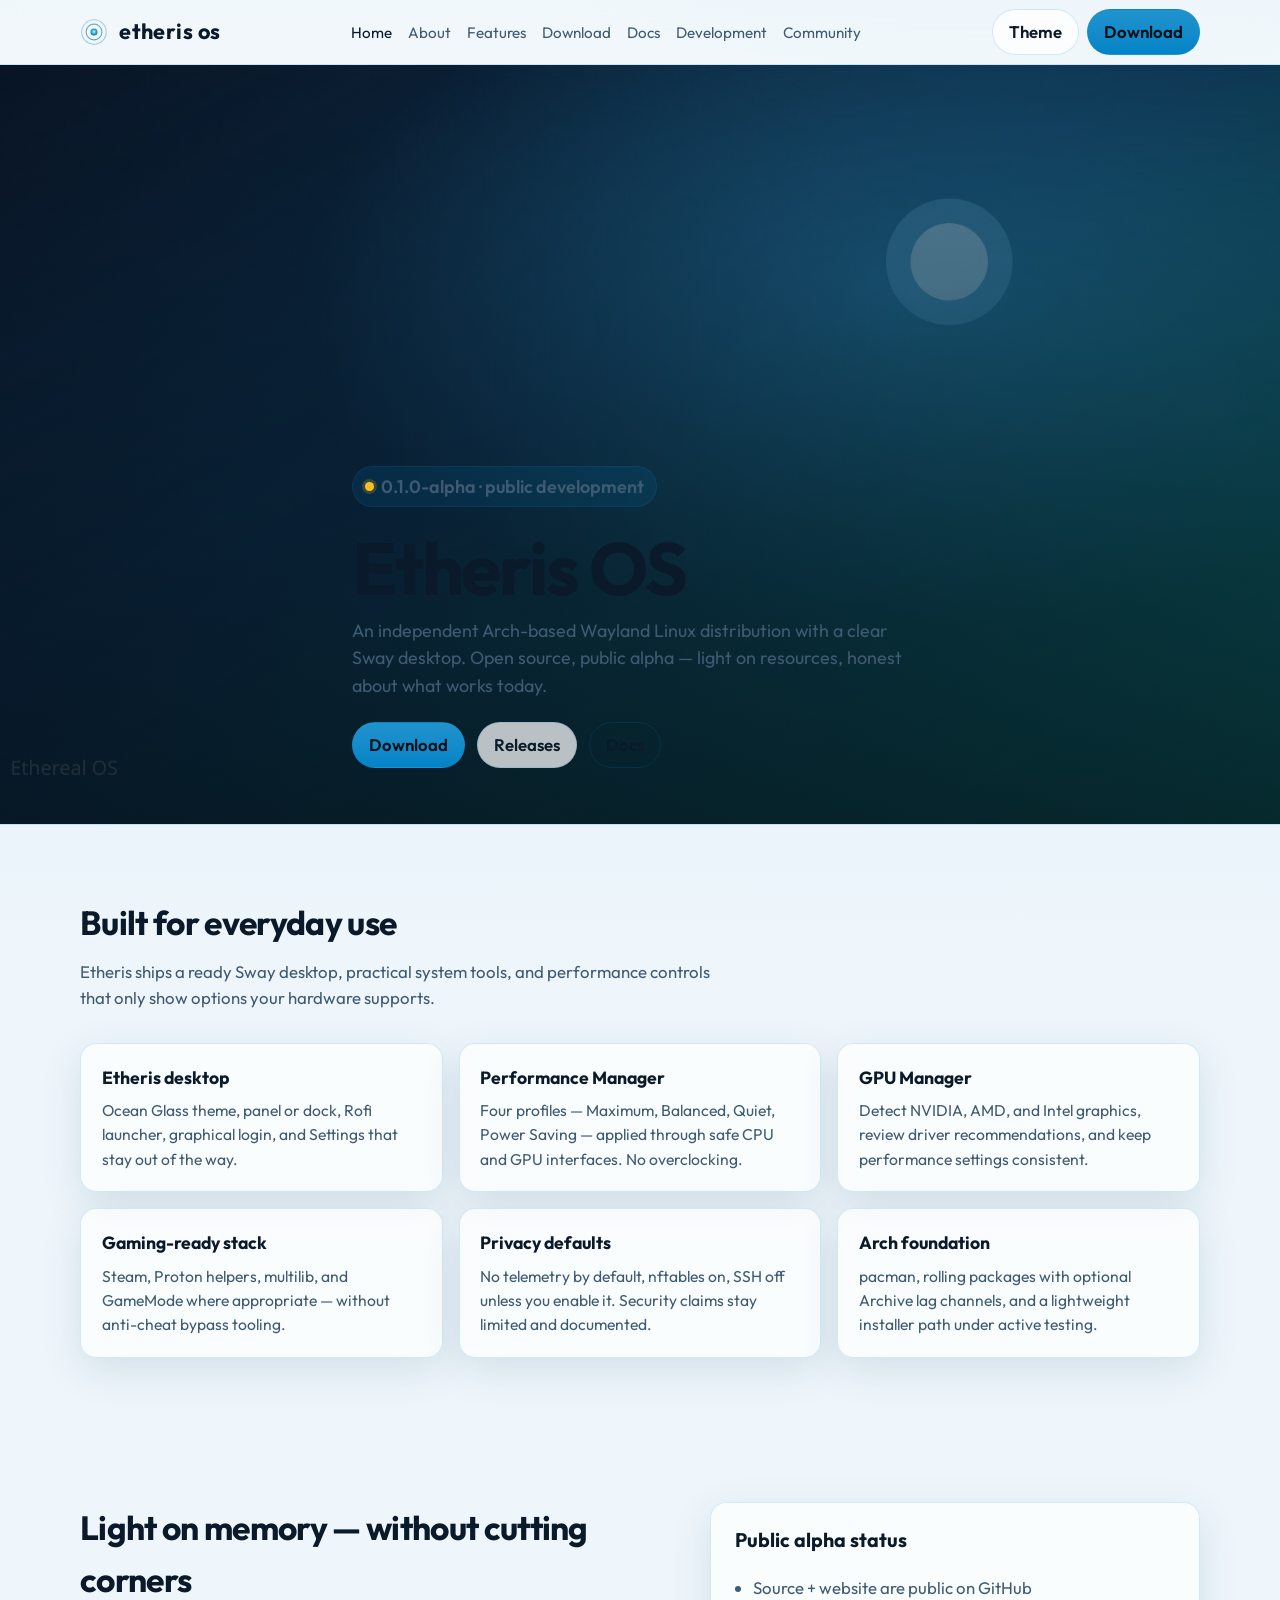
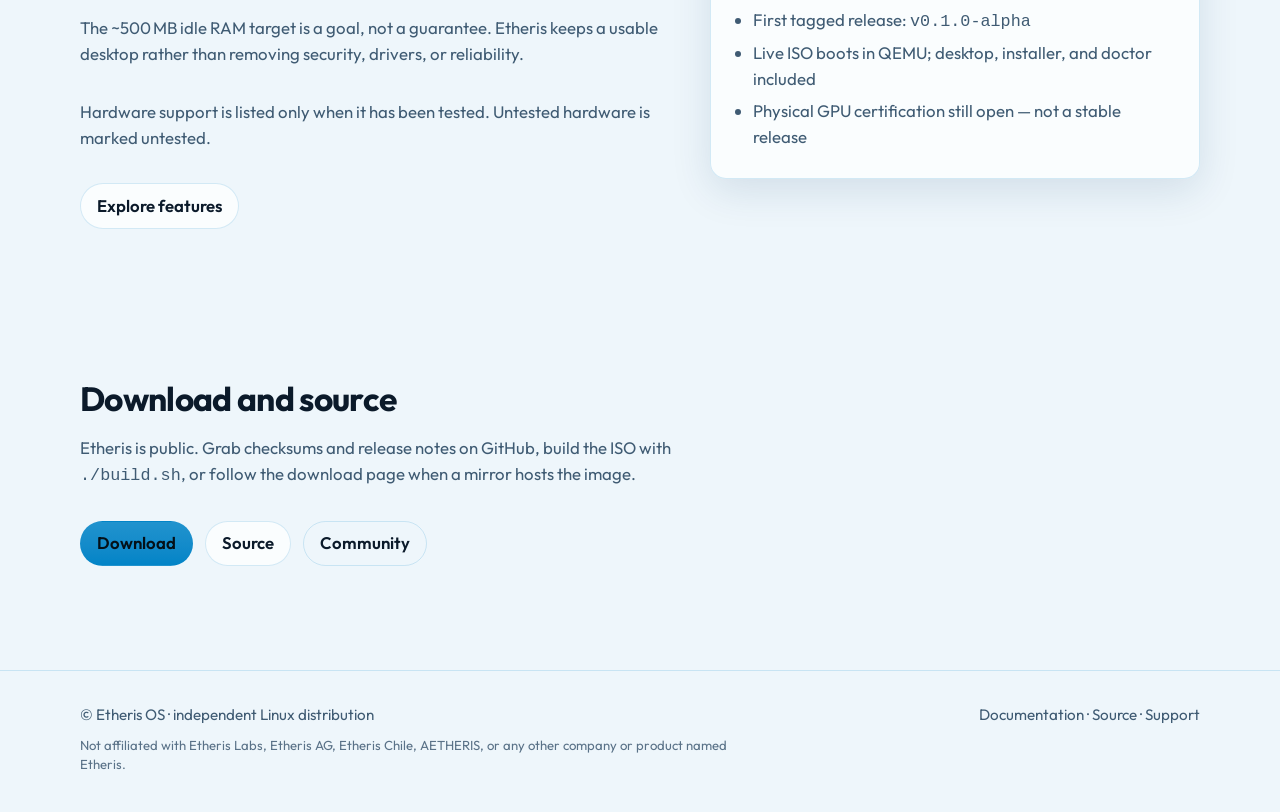
<file: index.html>
<!DOCTYPE html>
<html lang="en" data-theme="dark">
<head>
  <meta charset="utf-8">
  <meta name="viewport" content="width=device-width, initial-scale=1">
  <title>Etheris OS — Lightweight Arch Linux desktop</title>
  <meta name="description" content="Etheris OS is an independent Arch-based Wayland Linux distribution with a clear Sway desktop, performance tools, and honest status about what works today. Not affiliated with other Etheris brands.">
  <meta name="theme-color" content="#07111f">
  <link rel="icon" href="assets/logo.svg" type="image/svg+xml">
  <link rel="stylesheet" href="css/site.css">
</head>
<body>
  <a class="skip" href="#main">Skip to content</a>
  <header class="site-header">
    <div class="wrap nav">
      <a class="brand" href="index.html"><img src="assets/logo.svg" alt="">etheris os</a>
      <button class="icon-btn menu-toggle" type="button" data-menu-toggle aria-expanded="false" aria-controls="site-nav">Menu</button>
      <ul class="nav-links" id="site-nav" data-nav-links>
        <li><a href="index.html" aria-current="page">Home</a></li>
        <li><a href="pages/about.html">About</a></li>
        <li><a href="pages/features.html">Features</a></li>
        <li><a href="pages/download.html">Download</a></li>
        <li><a href="pages/docs.html">Docs</a></li>
        <li><a href="pages/development.html">Development</a></li>
        <li><a href="pages/community.html">Community</a></li>
      </ul>
      <div class="nav-actions">
        <button class="icon-btn" type="button" data-theme-toggle aria-label="Toggle light and dark theme">Theme</button>
        <a class="btn btn-primary" href="pages/download.html">Download</a>
      </div>
    </div>
  </header>

  <main id="main">
    <section class="hero">
      <div class="hero-media" role="img" aria-label="Etheris desktop with Ocean Glass theme"></div>
      <div class="wrap hero-copy reveal">
        <p class="status-pill">0.1.0-alpha · public development</p>
        <h1 class="hero-brand">Etheris OS</h1>
        <p>An independent Arch-based Wayland Linux distribution with a clear Sway desktop. Open source, public alpha — light on resources, honest about what works today.</p>
        <div class="hero-actions">
          <a class="btn btn-primary" href="pages/download.html">Download</a>
          <a class="btn" href="https://github.com/saarniuimonen-beep/etheris-os/releases">Releases</a>
          <a class="btn btn-ghost" href="pages/docs.html">Docs</a>
        </div>
      </div>
    </section>

    <section class="section">
      <div class="wrap">
        <h2>Built for everyday use</h2>
        <p class="lede">Etheris ships a ready Sway desktop, practical system tools, and performance controls that only show options your hardware supports.</p>
        <div class="feature-grid">
          <article class="feature">
            <h3>Etheris desktop</h3>
            <p>Ocean Glass theme, panel or dock, Rofi launcher, graphical login, and Settings that stay out of the way.</p>
          </article>
          <article class="feature">
            <h3>Performance Manager</h3>
            <p>Four profiles — Maximum, Balanced, Quiet, Power Saving — applied through safe CPU and GPU interfaces. No overclocking.</p>
          </article>
          <article class="feature">
            <h3>GPU Manager</h3>
            <p>Detect NVIDIA, AMD, and Intel graphics, review driver recommendations, and keep performance settings consistent.</p>
          </article>
          <article class="feature">
            <h3>Gaming-ready stack</h3>
            <p>Steam, Proton helpers, multilib, and GameMode where appropriate — without anti-cheat bypass tooling.</p>
          </article>
          <article class="feature">
            <h3>Privacy defaults</h3>
            <p>No telemetry by default, nftables on, SSH off unless you enable it. Security claims stay limited and documented.</p>
          </article>
          <article class="feature">
            <h3>Arch foundation</h3>
            <p>pacman, rolling packages with optional Archive lag channels, and a lightweight installer path under active testing.</p>
          </article>
        </div>
      </div>
    </section>

    <section class="section">
      <div class="wrap split">
        <div>
          <h2>Light on memory — without cutting corners</h2>
          <p class="lede">The ~500 MB idle RAM target is a goal, not a guarantee. Etheris keeps a usable desktop rather than removing security, drivers, or reliability.</p>
          <p class="lede">Hardware support is listed only when it has been tested. Untested hardware is marked untested.</p>
          <a class="btn" href="pages/features.html">Explore features</a>
        </div>
        <aside class="panel">
          <h3>Public alpha status</h3>
          <ul>
            <li>Source + website are public on GitHub</li>
            <li>First tagged release: <code>v0.1.0-alpha</code></li>
            <li>Live ISO boots in QEMU; desktop, installer, and doctor included</li>
            <li>Physical GPU certification still open — not a stable release</li>
          </ul>
        </aside>
      </div>
    </section>

    <section class="section">
      <div class="wrap">
        <h2>Download and source</h2>
        <p class="lede">Etheris is public. Grab checksums and release notes on GitHub, build the ISO with <code>./build.sh</code>, or follow the download page when a mirror hosts the image.</p>
        <div class="hero-actions">
          <a class="btn btn-primary" href="pages/download.html">Download</a>
          <a class="btn" href="https://github.com/saarniuimonen-beep/etheris-os">Source</a>
          <a class="btn btn-ghost" href="pages/community.html">Community</a>
        </div>
      </div>
    </section>
  </main>

  <footer class="site-footer">
    <div class="wrap footer-grid">
      <div>
        <div>© Etheris OS · independent Linux distribution</div>
        <p class="footer-note">Not affiliated with Etheris Labs, Etheris AG, Etheris Chile, AETHERIS, or any other company or product named Etheris.</p>
      </div>
      <div>
        <a href="pages/docs.html">Documentation</a> ·
        <a href="pages/development.html">Source</a> ·
        <a href="pages/community.html">Support</a>
      </div>
    </div>
  </footer>
  <script src="js/site.js" defer></script>
</body>
</html>
</file>
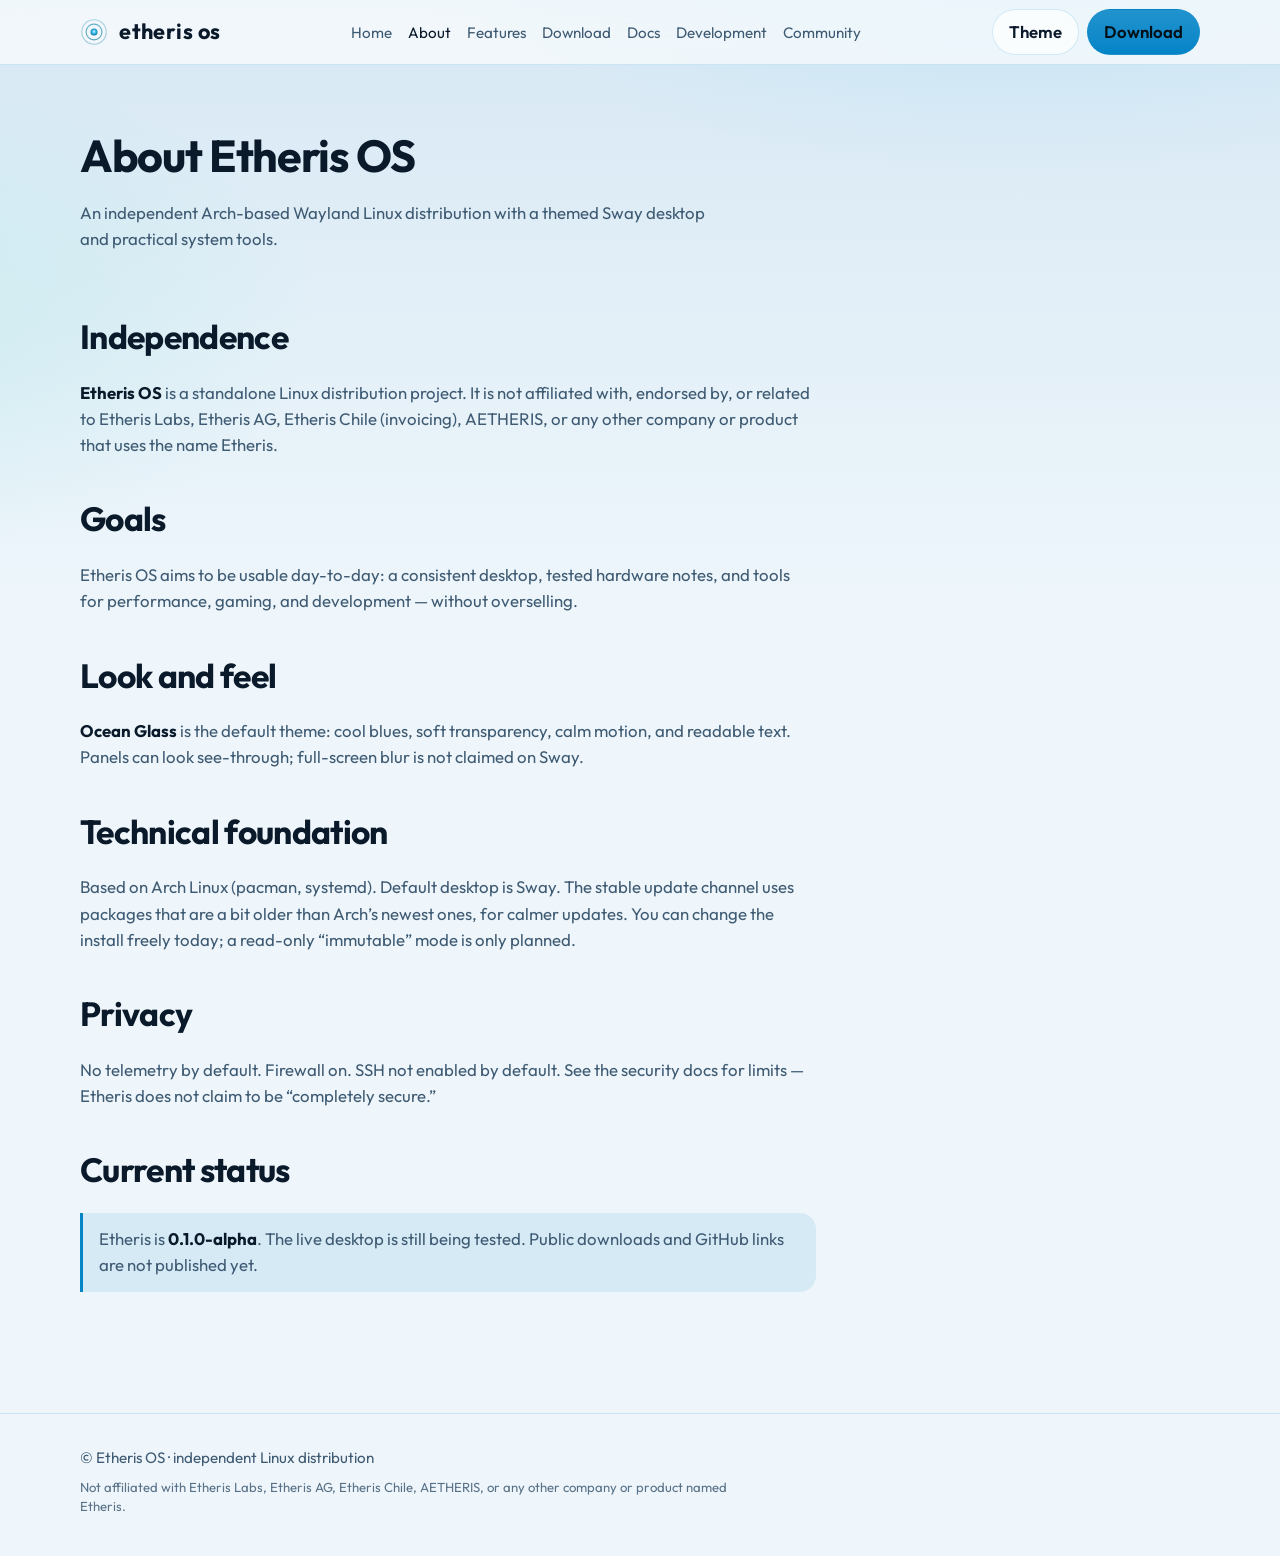
<file: pages/about.html>
<!DOCTYPE html>
<html lang="en" data-theme="dark">
<head>
  <meta charset="utf-8">
  <meta name="viewport" content="width=device-width, initial-scale=1">
  <title>About — Etheris OS</title>
  <meta name="description" content="Project goals, design philosophy, and technical foundation of Etheris OS.">
  <link rel="icon" href="../assets/logo.svg" type="image/svg+xml">
  <link rel="stylesheet" href="../css/site.css">
</head>
<body>
  <a class="skip" href="#main">Skip to content</a>
  <header class="site-header">
    <div class="wrap nav">
      <a class="brand" href="../index.html"><img src="../assets/logo.svg" alt="">etheris os</a>
      <button class="icon-btn menu-toggle" type="button" data-menu-toggle aria-expanded="false" aria-controls="site-nav">Menu</button>
      <ul class="nav-links" id="site-nav" data-nav-links>
        <li><a href="../index.html">Home</a></li>
        <li><a href="about.html" aria-current="page">About</a></li>
        <li><a href="features.html">Features</a></li>
        <li><a href="download.html">Download</a></li>
        <li><a href="docs.html">Docs</a></li>
        <li><a href="development.html">Development</a></li>
        <li><a href="community.html">Community</a></li>
      </ul>
      <div class="nav-actions">
        <button class="icon-btn" type="button" data-theme-toggle aria-label="Toggle light and dark theme">Theme</button>
        <a class="btn btn-primary" href="download.html">Download</a>
      </div>
    </div>
  </header>
  <main id="main" class="wrap">
    <header class="page-hero">
      <h1>About Etheris OS</h1>
      <p>An independent Arch-based Wayland Linux distribution with a themed Sway desktop and practical system tools.</p>
    </header>
    <article class="prose section" style="padding-top:0">
      <h2>Independence</h2>
      <p><strong>Etheris OS</strong> is a standalone Linux distribution project. It is not affiliated with, endorsed by, or related to Etheris Labs, Etheris AG, Etheris Chile (invoicing), AETHERIS, or any other company or product that uses the name Etheris.</p>
      <h2>Goals</h2>
      <p>Etheris OS aims to be usable day-to-day: a consistent desktop, tested hardware notes, and tools for performance, gaming, and development — without overselling.</p>
      <h2>Look and feel</h2>
      <p><strong>Ocean Glass</strong> is the default theme: cool blues, soft transparency, calm motion, and readable text. Panels can look see-through; full-screen blur is not claimed on Sway.</p>
      <h2>Technical foundation</h2>
      <p>Based on Arch Linux (pacman, systemd). Default desktop is Sway. The stable update channel uses packages that are a bit older than Arch’s newest ones, for calmer updates. You can change the install freely today; a read-only “immutable” mode is only planned.</p>
      <h2>Privacy</h2>
      <p>No telemetry by default. Firewall on. SSH not enabled by default. See the security docs for limits — Etheris does not claim to be “completely secure.”</p>
      <h2>Current status</h2>
      <p class="callout">Etheris is <strong>0.1.0-alpha</strong>. The live desktop is still being tested. Public downloads and GitHub links are not published yet.</p>
    </article>
  </main>
  <footer class="site-footer">
    <div class="wrap">
      <div>© Etheris OS · independent Linux distribution</div>
      <p class="footer-note">Not affiliated with Etheris Labs, Etheris AG, Etheris Chile, AETHERIS, or any other company or product named Etheris.</p>
    </div>
  </footer>
  <script src="../js/site.js" defer></script>
</body>
</html>
</file>
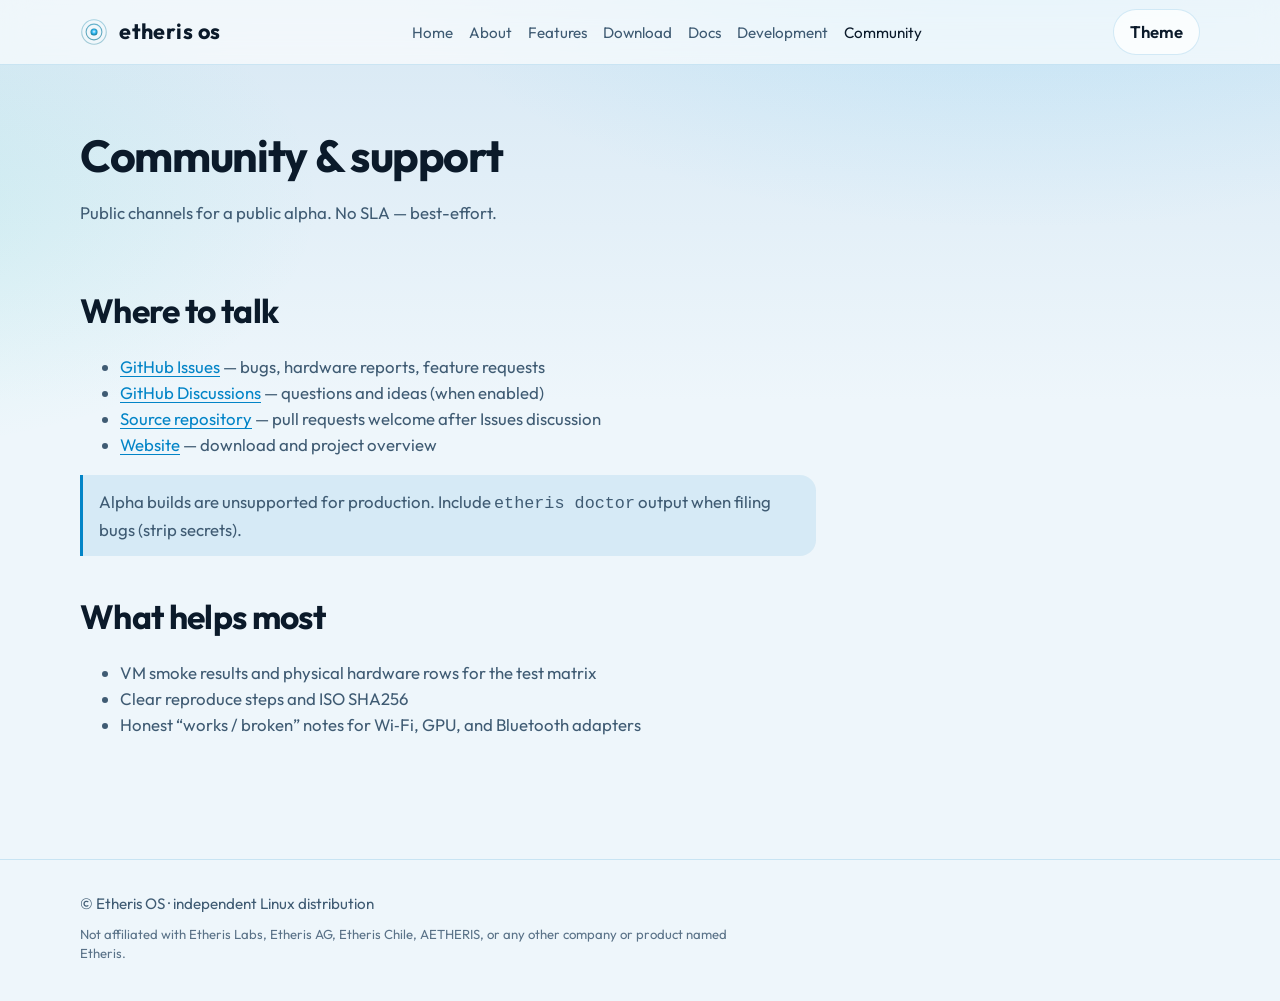
<file: pages/community.html>
<!DOCTYPE html>
<html lang="en" data-theme="dark">
<head>
  <meta charset="utf-8">
  <meta name="viewport" content="width=device-width, initial-scale=1">
  <title>Community — Etheris OS</title>
  <meta name="description" content="Community and support channels for Etheris OS.">
  <link rel="icon" href="../assets/logo.svg" type="image/svg+xml">
  <link rel="stylesheet" href="../css/site.css">
</head>
<body>
  <a class="skip" href="#main">Skip to content</a>
  <header class="site-header">
    <div class="wrap nav">
      <a class="brand" href="../index.html"><img src="../assets/logo.svg" alt="">etheris os</a>
      <button class="icon-btn menu-toggle" type="button" data-menu-toggle aria-expanded="false" aria-controls="site-nav">Menu</button>
      <ul class="nav-links" id="site-nav" data-nav-links>
        <li><a href="../index.html">Home</a></li>
        <li><a href="about.html">About</a></li>
        <li><a href="features.html">Features</a></li>
        <li><a href="download.html">Download</a></li>
        <li><a href="docs.html">Docs</a></li>
        <li><a href="development.html">Development</a></li>
        <li><a href="community.html" aria-current="page">Community</a></li>
      </ul>
      <div class="nav-actions">
        <button class="icon-btn" type="button" data-theme-toggle aria-label="Toggle light and dark theme">Theme</button>
      </div>
    </div>
  </header>
  <main id="main" class="wrap">
    <header class="page-hero">
      <h1>Community &amp; support</h1>
      <p>Public channels for a public alpha. No SLA — best-effort.</p>
    </header>
    <article class="prose section" style="padding-top:0">
      <h2>Where to talk</h2>
      <ul>
        <li><a href="https://github.com/saarniuimonen-beep/etheris-os/issues">GitHub Issues</a> — bugs, hardware reports, feature requests</li>
        <li><a href="https://github.com/saarniuimonen-beep/etheris-os/discussions">GitHub Discussions</a> — questions and ideas (when enabled)</li>
        <li><a href="https://github.com/saarniuimonen-beep/etheris-os">Source repository</a> — pull requests welcome after Issues discussion</li>
        <li><a href="https://saarniuimonen-beep.github.io/etheris-website/">Website</a> — download and project overview</li>
      </ul>
      <div class="callout">Alpha builds are unsupported for production. Include <code>etheris doctor</code> output when filing bugs (strip secrets).</div>
      <h2>What helps most</h2>
      <ul>
        <li>VM smoke results and physical hardware rows for the test matrix</li>
        <li>Clear reproduce steps and ISO SHA256</li>
        <li>Honest “works / broken” notes for Wi‑Fi, GPU, and Bluetooth adapters</li>
      </ul>
    </article>
  </main>
  <footer class="site-footer">
    <div class="wrap">
      <div>© Etheris OS · independent Linux distribution</div>
      <p class="footer-note">Not affiliated with Etheris Labs, Etheris AG, Etheris Chile, AETHERIS, or any other company or product named Etheris.</p>
    </div>
  </footer>
  <script src="../js/site.js" defer></script>
</body>
</html>
</file>
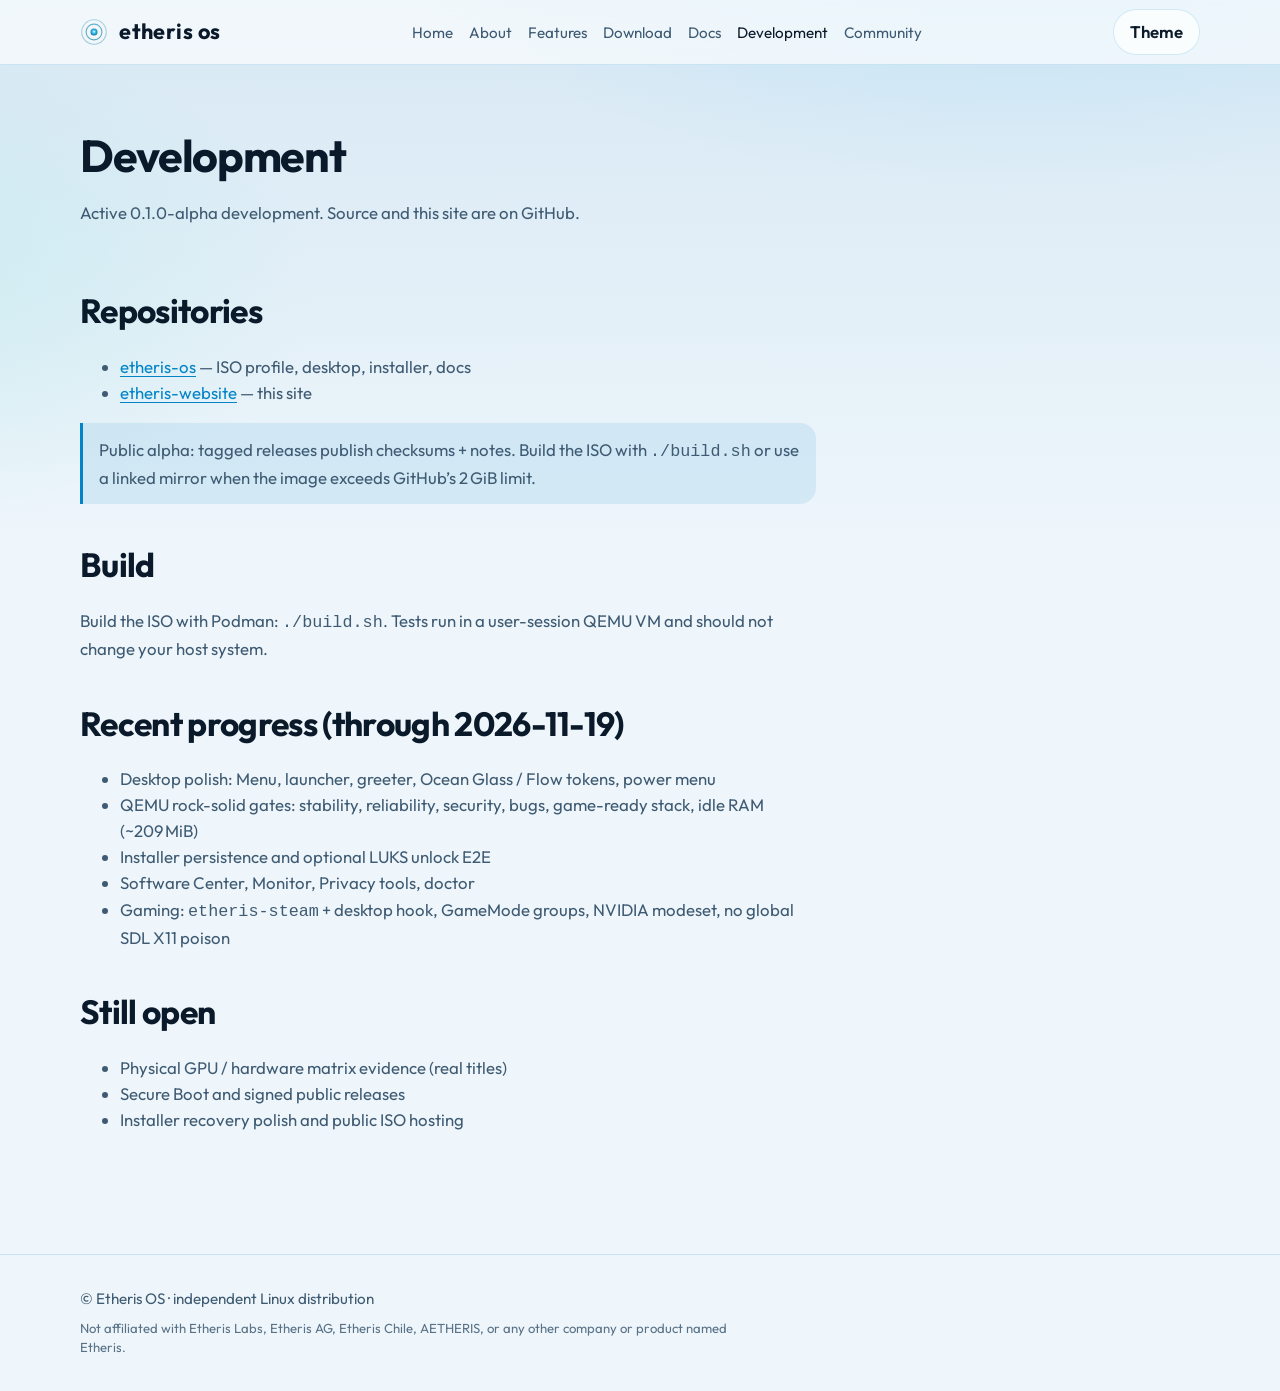
<file: pages/development.html>
<!DOCTYPE html>
<html lang="en" data-theme="dark">
<head>
  <meta charset="utf-8">
  <meta name="viewport" content="width=device-width, initial-scale=1">
  <title>Development — Etheris OS</title>
  <meta name="description" content="Etheris OS development status, repositories, and contribution overview.">
  <link rel="icon" href="../assets/logo.svg" type="image/svg+xml">
  <link rel="stylesheet" href="../css/site.css">
</head>
<body>
  <a class="skip" href="#main">Skip to content</a>
  <header class="site-header">
    <div class="wrap nav">
      <a class="brand" href="../index.html"><img src="../assets/logo.svg" alt="">etheris os</a>
      <button class="icon-btn menu-toggle" type="button" data-menu-toggle aria-expanded="false" aria-controls="site-nav">Menu</button>
      <ul class="nav-links" id="site-nav" data-nav-links>
        <li><a href="../index.html">Home</a></li>
        <li><a href="about.html">About</a></li>
        <li><a href="features.html">Features</a></li>
        <li><a href="download.html">Download</a></li>
        <li><a href="docs.html">Docs</a></li>
        <li><a href="development.html" aria-current="page">Development</a></li>
        <li><a href="community.html">Community</a></li>
      </ul>
      <div class="nav-actions">
        <button class="icon-btn" type="button" data-theme-toggle aria-label="Toggle light and dark theme">Theme</button>
      </div>
    </div>
  </header>
  <main id="main" class="wrap">
    <header class="page-hero">
      <h1>Development</h1>
      <p>Active 0.1.0-alpha development. Source and this site are on GitHub.</p>
    </header>
    <article class="prose section" style="padding-top:0">
      <h2>Repositories</h2>
      <ul>
        <li><a href="https://github.com/saarniuimonen-beep/etheris-os">etheris-os</a> — ISO profile, desktop, installer, docs</li>
        <li><a href="https://github.com/saarniuimonen-beep/etheris-website">etheris-website</a> — this site</li>
      </ul>
      <div class="callout">Public alpha: tagged releases publish checksums + notes. Build the ISO with <code>./build.sh</code> or use a linked mirror when the image exceeds GitHub’s 2 GiB limit.</div>
      <h2>Build</h2>
      <p>Build the ISO with Podman: <code>./build.sh</code>. Tests run in a user-session QEMU VM and should not change your host system.</p>
      <h2>Recent progress (through 2026-11-19)</h2>
      <ul>
        <li>Desktop polish: Menu, launcher, greeter, Ocean Glass / Flow tokens, power menu</li>
        <li>QEMU rock-solid gates: stability, reliability, security, bugs, game-ready stack, idle RAM (~209 MiB)</li>
        <li>Installer persistence and optional LUKS unlock E2E</li>
        <li>Software Center, Monitor, Privacy tools, doctor</li>
        <li>Gaming: <code>etheris-steam</code> + desktop hook, GameMode groups, NVIDIA modeset, no global SDL X11 poison</li>
      </ul>
      <h2>Still open</h2>
      <ul>
        <li>Physical GPU / hardware matrix evidence (real titles)</li>
        <li>Secure Boot and signed public releases</li>
        <li>Installer recovery polish and public ISO hosting</li>
      </ul>
    </article>
  </main>
  <footer class="site-footer">
    <div class="wrap">
      <div>© Etheris OS · independent Linux distribution</div>
      <p class="footer-note">Not affiliated with Etheris Labs, Etheris AG, Etheris Chile, AETHERIS, or any other company or product named Etheris.</p>
    </div>
  </footer>
  <script src="../js/site.js" defer></script>
</body>
</html>
</file>
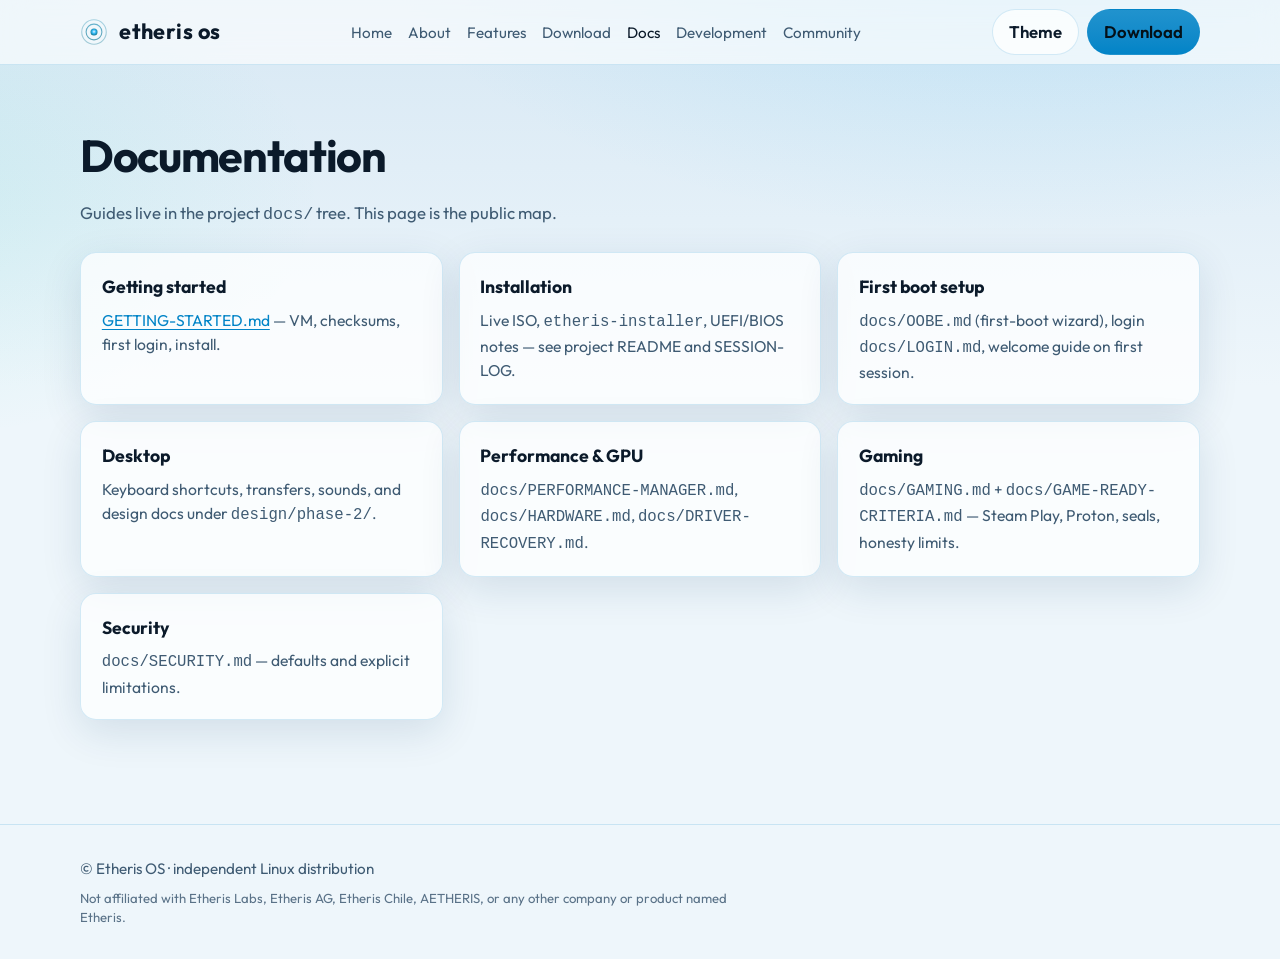
<file: pages/docs.html>
<!DOCTYPE html>
<html lang="en" data-theme="dark">
<head>
  <meta charset="utf-8">
  <meta name="viewport" content="width=device-width, initial-scale=1">
  <title>Documentation — Etheris OS</title>
  <meta name="description" content="Documentation index for installing and using Etheris OS.">
  <link rel="icon" href="../assets/logo.svg" type="image/svg+xml">
  <link rel="stylesheet" href="../css/site.css">
</head>
<body>
  <a class="skip" href="#main">Skip to content</a>
  <header class="site-header">
    <div class="wrap nav">
      <a class="brand" href="../index.html"><img src="../assets/logo.svg" alt="">etheris os</a>
      <button class="icon-btn menu-toggle" type="button" data-menu-toggle aria-expanded="false" aria-controls="site-nav">Menu</button>
      <ul class="nav-links" id="site-nav" data-nav-links>
        <li><a href="../index.html">Home</a></li>
        <li><a href="about.html">About</a></li>
        <li><a href="features.html">Features</a></li>
        <li><a href="download.html">Download</a></li>
        <li><a href="docs.html" aria-current="page">Docs</a></li>
        <li><a href="development.html">Development</a></li>
        <li><a href="community.html">Community</a></li>
      </ul>
      <div class="nav-actions">
        <button class="icon-btn" type="button" data-theme-toggle aria-label="Toggle light and dark theme">Theme</button>
        <a class="btn btn-primary" href="download.html">Download</a>
      </div>
    </div>
  </header>
  <main id="main" class="wrap">
    <header class="page-hero">
      <h1>Documentation</h1>
      <p>Guides live in the project <code>docs/</code> tree. This page is the public map.</p>
    </header>
    <section class="section" style="padding-top:0">
      <div class="feature-grid">
        <article class="feature"><h3>Getting started</h3><p><a href="https://github.com/saarniuimonen-beep/etheris-os/blob/main/docs/GETTING-STARTED.md">GETTING-STARTED.md</a> — VM, checksums, first login, install.</p></article>
        <article class="feature"><h3>Installation</h3><p>Live ISO, <code>etheris-installer</code>, UEFI/BIOS notes — see project README and SESSION-LOG.</p></article>
        <article class="feature"><h3>First boot setup</h3><p><code>docs/OOBE.md</code> (first-boot wizard), login <code>docs/LOGIN.md</code>, welcome guide on first session.</p></article>
        <article class="feature"><h3>Desktop</h3><p>Keyboard shortcuts, transfers, sounds, and design docs under <code>design/phase-2/</code>.</p></article>
        <article class="feature"><h3>Performance &amp; GPU</h3><p><code>docs/PERFORMANCE-MANAGER.md</code>, <code>docs/HARDWARE.md</code>, <code>docs/DRIVER-RECOVERY.md</code>.</p></article>
        <article class="feature"><h3>Gaming</h3><p><code>docs/GAMING.md</code> + <code>docs/GAME-READY-CRITERIA.md</code> — Steam Play, Proton, seals, honesty limits.</p></article>
        <article class="feature"><h3>Security</h3><p><code>docs/SECURITY.md</code> — defaults and explicit limitations.</p></article>
      </div>
    </section>
  </main>
  <footer class="site-footer">
    <div class="wrap">
      <div>© Etheris OS · independent Linux distribution</div>
      <p class="footer-note">Not affiliated with Etheris Labs, Etheris AG, Etheris Chile, AETHERIS, or any other company or product named Etheris.</p>
    </div>
  </footer>
  <script src="../js/site.js" defer></script>
</body>
</html>
</file>
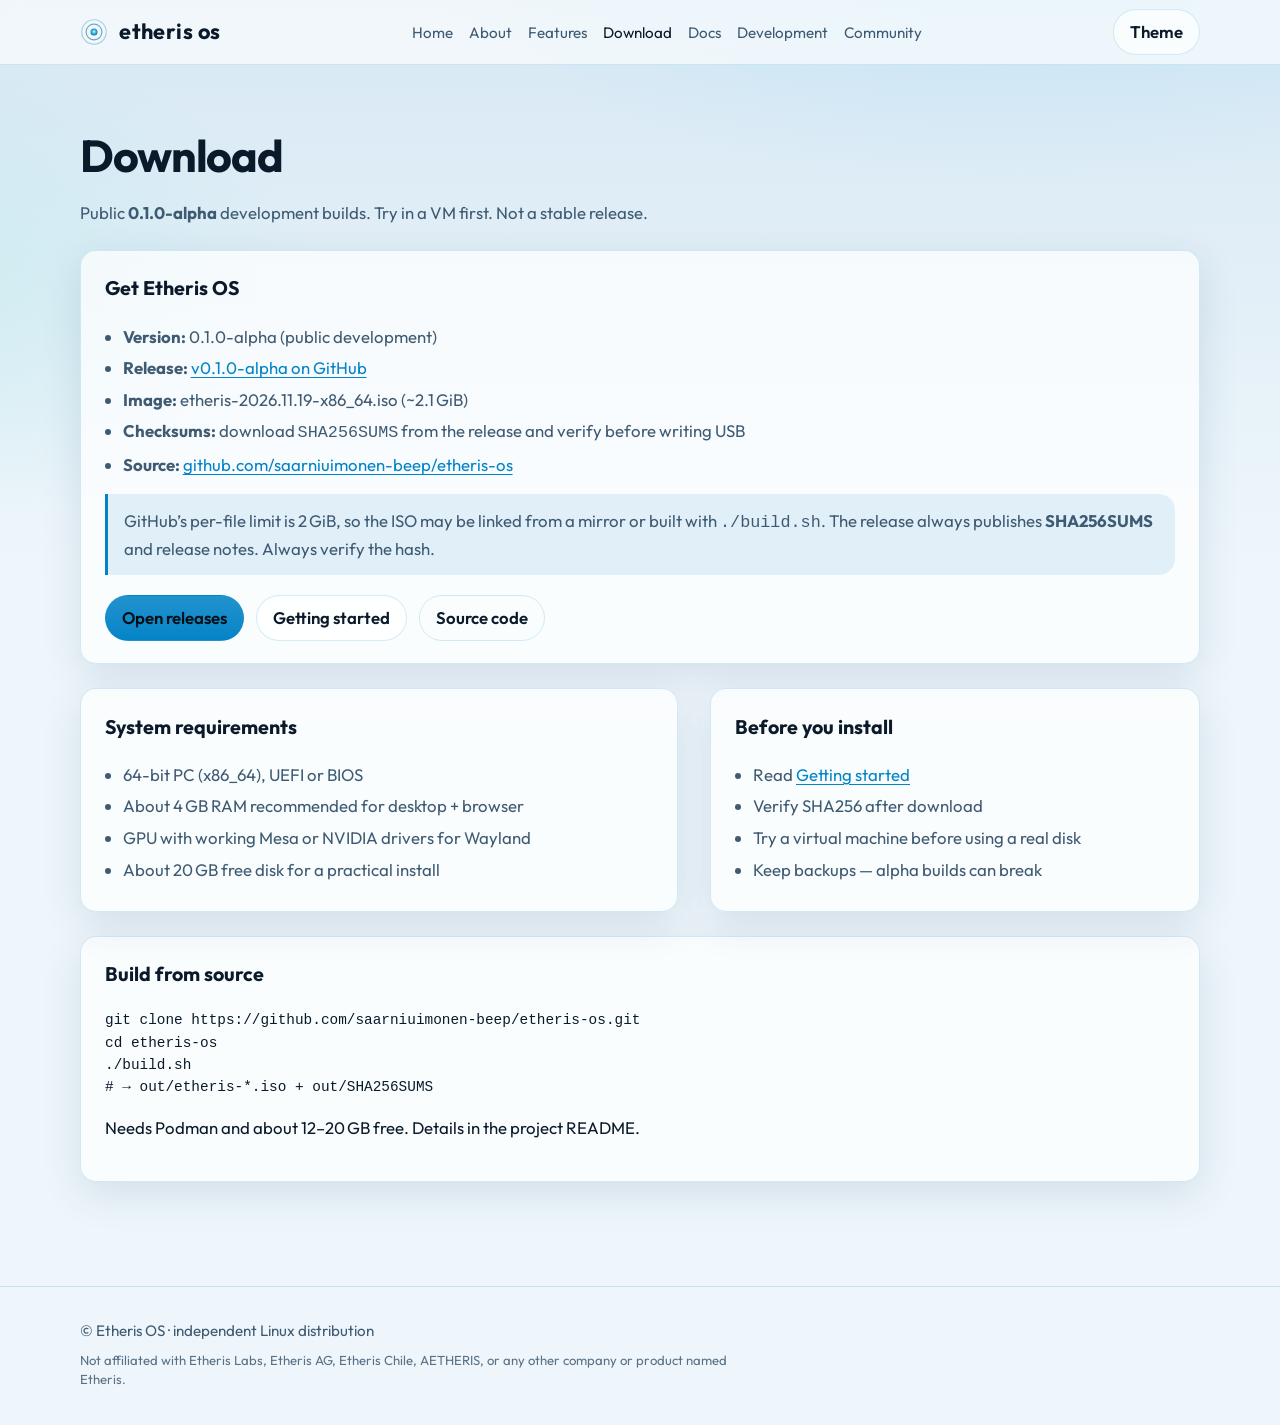
<file: pages/download.html>
<!DOCTYPE html>
<html lang="en" data-theme="dark">
<head>
  <meta charset="utf-8">
  <meta name="viewport" content="width=device-width, initial-scale=1">
  <title>Download — Etheris OS</title>
  <meta name="description" content="Download Etheris OS 0.1.0-alpha — public development ISO, checksums, and install guide.">
  <link rel="icon" href="../assets/logo.svg" type="image/svg+xml">
  <link rel="stylesheet" href="../css/site.css">
</head>
<body>
  <a class="skip" href="#main">Skip to content</a>
  <header class="site-header">
    <div class="wrap nav">
      <a class="brand" href="../index.html"><img src="../assets/logo.svg" alt="">etheris os</a>
      <button class="icon-btn menu-toggle" type="button" data-menu-toggle aria-expanded="false" aria-controls="site-nav">Menu</button>
      <ul class="nav-links" id="site-nav" data-nav-links>
        <li><a href="../index.html">Home</a></li>
        <li><a href="about.html">About</a></li>
        <li><a href="features.html">Features</a></li>
        <li><a href="download.html" aria-current="page">Download</a></li>
        <li><a href="docs.html">Docs</a></li>
        <li><a href="development.html">Development</a></li>
        <li><a href="community.html">Community</a></li>
      </ul>
      <div class="nav-actions">
        <button class="icon-btn" type="button" data-theme-toggle aria-label="Toggle light and dark theme">Theme</button>
      </div>
    </div>
  </header>
  <main id="main" class="wrap">
    <header class="page-hero">
      <h1>Download</h1>
      <p>Public <strong>0.1.0-alpha</strong> development builds. Try in a VM first. Not a stable release.</p>
    </header>
    <section class="section" style="padding-top:0">
      <div class="panel">
        <h3>Get Etheris OS</h3>
        <ul>
          <li><strong>Version:</strong> 0.1.0-alpha (public development)</li>
          <li><strong>Release:</strong> <a href="https://github.com/saarniuimonen-beep/etheris-os/releases/tag/v0.1.0-alpha">v0.1.0-alpha on GitHub</a></li>
          <li><strong>Image:</strong> etheris-2026.11.19-x86_64.iso (~2.1 GiB)</li>
          <li><strong>Checksums:</strong> download <code>SHA256SUMS</code> from the release and verify before writing USB</li>
          <li><strong>Source:</strong> <a href="https://github.com/saarniuimonen-beep/etheris-os">github.com/saarniuimonen-beep/etheris-os</a></li>
        </ul>
        <p class="callout" style="margin-top:1rem">
          GitHub’s per-file limit is 2 GiB, so the ISO may be linked from a mirror or built with <code>./build.sh</code>.
          The release always publishes <strong>SHA256SUMS</strong> and release notes. Always verify the hash.
        </p>
        <div class="hero-actions" style="margin-top:1.25rem">
          <a class="btn btn-primary" href="https://github.com/saarniuimonen-beep/etheris-os/releases/latest">Open releases</a>
          <a class="btn" href="https://github.com/saarniuimonen-beep/etheris-os/blob/main/docs/GETTING-STARTED.md">Getting started</a>
          <a class="btn btn-ghost" href="https://github.com/saarniuimonen-beep/etheris-os">Source code</a>
        </div>
      </div>
      <div class="split" style="margin-top:1.5rem">
        <div class="panel">
          <h3>System requirements</h3>
          <ul>
            <li>64-bit PC (x86_64), UEFI or BIOS</li>
            <li>About 4 GB RAM recommended for desktop + browser</li>
            <li>GPU with working Mesa or NVIDIA drivers for Wayland</li>
            <li>About 20 GB free disk for a practical install</li>
          </ul>
        </div>
        <div class="panel">
          <h3>Before you install</h3>
          <ul>
            <li>Read <a href="https://github.com/saarniuimonen-beep/etheris-os/blob/main/docs/GETTING-STARTED.md">Getting started</a></li>
            <li>Verify SHA256 after download</li>
            <li>Try a virtual machine before using a real disk</li>
            <li>Keep backups — alpha builds can break</li>
          </ul>
        </div>
      </div>
      <div class="panel" style="margin-top:1.5rem">
        <h3>Build from source</h3>
        <pre style="overflow:auto;font-size:0.9rem"><code>git clone https://github.com/saarniuimonen-beep/etheris-os.git
cd etheris-os
./build.sh
# → out/etheris-*.iso + out/SHA256SUMS</code></pre>
        <p>Needs Podman and about 12–20 GB free. Details in the project README.</p>
      </div>
    </section>
  </main>
  <footer class="site-footer">
    <div class="wrap">
      <div>© Etheris OS · independent Linux distribution</div>
      <p class="footer-note">Not affiliated with Etheris Labs, Etheris AG, Etheris Chile, AETHERIS, or any other company or product named Etheris.</p>
    </div>
  </footer>
  <script src="../js/site.js" defer></script>
</body>
</html>
</file>
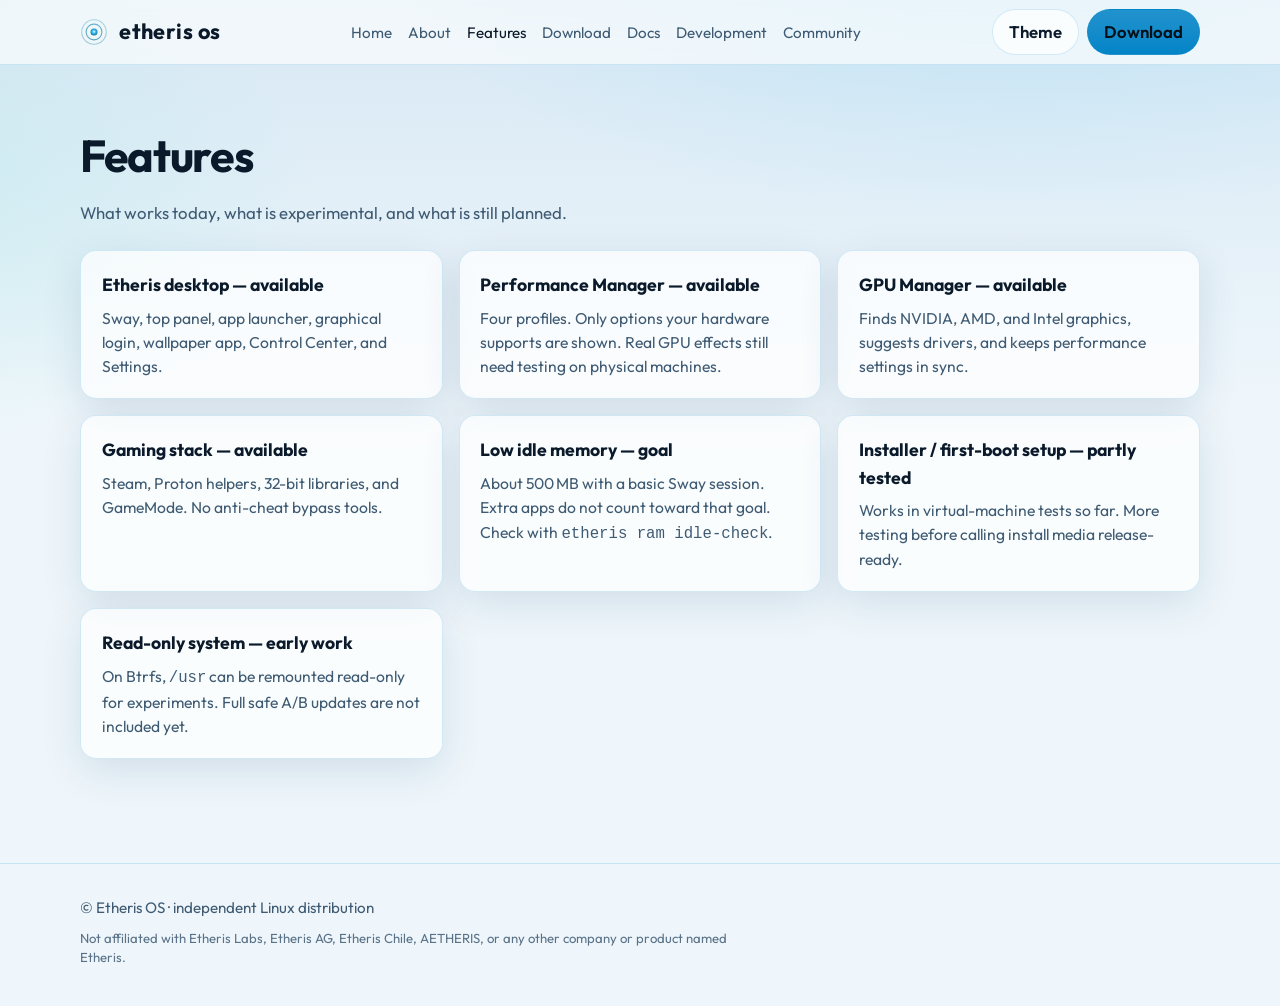
<file: pages/features.html>
<!DOCTYPE html>
<html lang="en" data-theme="dark">
<head>
  <meta charset="utf-8">
  <meta name="viewport" content="width=device-width, initial-scale=1">
  <title>Features — Etheris OS</title>
  <meta name="description" content="Etheris desktop, Performance Manager, GPU Manager, gaming, and development features.">
  <link rel="icon" href="../assets/logo.svg" type="image/svg+xml">
  <link rel="stylesheet" href="../css/site.css">
</head>
<body>
  <a class="skip" href="#main">Skip to content</a>
  <header class="site-header">
    <div class="wrap nav">
      <a class="brand" href="../index.html"><img src="../assets/logo.svg" alt="">etheris os</a>
      <button class="icon-btn menu-toggle" type="button" data-menu-toggle aria-expanded="false" aria-controls="site-nav">Menu</button>
      <ul class="nav-links" id="site-nav" data-nav-links>
        <li><a href="../index.html">Home</a></li>
        <li><a href="about.html">About</a></li>
        <li><a href="features.html" aria-current="page">Features</a></li>
        <li><a href="download.html">Download</a></li>
        <li><a href="docs.html">Docs</a></li>
        <li><a href="development.html">Development</a></li>
        <li><a href="community.html">Community</a></li>
      </ul>
      <div class="nav-actions">
        <button class="icon-btn" type="button" data-theme-toggle aria-label="Toggle light and dark theme">Theme</button>
        <a class="btn btn-primary" href="download.html">Download</a>
      </div>
    </div>
  </header>
  <main id="main" class="wrap">
    <header class="page-hero">
      <h1>Features</h1>
      <p>What works today, what is experimental, and what is still planned.</p>
    </header>
    <section class="section" style="padding-top:0">
      <div class="feature-grid">
        <article class="feature"><h3>Etheris desktop — available</h3><p>Sway, top panel, app launcher, graphical login, wallpaper app, Control Center, and Settings.</p></article>
        <article class="feature"><h3>Performance Manager — available</h3><p>Four profiles. Only options your hardware supports are shown. Real GPU effects still need testing on physical machines.</p></article>
        <article class="feature"><h3>GPU Manager — available</h3><p>Finds NVIDIA, AMD, and Intel graphics, suggests drivers, and keeps performance settings in sync.</p></article>
        <article class="feature"><h3>Gaming stack — available</h3><p>Steam, Proton helpers, 32-bit libraries, and GameMode. No anti-cheat bypass tools.</p></article>
        <article class="feature"><h3>Low idle memory — goal</h3><p>About 500 MB with a basic Sway session. Extra apps do not count toward that goal. Check with <code>etheris ram idle-check</code>.</p></article>
        <article class="feature"><h3>Installer / first-boot setup — partly tested</h3><p>Works in virtual-machine tests so far. More testing before calling install media release-ready.</p></article>
        <article class="feature"><h3>Read-only system — early work</h3><p>On Btrfs, <code>/usr</code> can be remounted read-only for experiments. Full safe A/B updates are not included yet.</p></article>
      </div>
    </section>
  </main>
  <footer class="site-footer">
    <div class="wrap">
      <div>© Etheris OS · independent Linux distribution</div>
      <p class="footer-note">Not affiliated with Etheris Labs, Etheris AG, Etheris Chile, AETHERIS, or any other company or product named Etheris.</p>
    </div>
  </footer>
  <script src="../js/site.js" defer></script>
</body>
</html>
</file>
<file: css/site.css>
@font-face {
  font-family: Outfit;
  font-style: normal;
  font-weight: 400;
  font-display: swap;
  src: url("../assets/fonts/outfit-latin.woff2") format("woff2");
}
@font-face {
  font-family: Outfit;
  font-style: normal;
  font-weight: 600;
  font-display: swap;
  src: url("../assets/fonts/outfit-latin-600.woff2") format("woff2");
}
@font-face {
  font-family: Outfit;
  font-style: normal;
  font-weight: 700;
  font-display: swap;
  src: url("../assets/fonts/outfit-latin-700.woff2") format("woff2");
}

:root {
  color-scheme: dark light;
  --bg: #07111f;
  --bg-elevated: #0f2136;
  --bg-deep: #040b14;
  --fg: #e8f4fc;
  --fg-muted: #9db6cc;
  --accent: #38bdf8;
  --accent-2: #2dd4bf;
  --line: rgba(56, 189, 248, 0.18);
  --glass: rgba(15, 33, 54, 0.72);
  --shadow: 0 12px 40px rgba(8, 24, 48, 0.36);
  --radius: 16px;
  --font: Outfit, "Avenir Next", "Segoe UI", sans-serif;
  --max: 1120px;
  --ease: cubic-bezier(0.22, 1, 0.36, 1);
}

[data-theme="light"] {
  --bg: #eef6fb;
  --bg-elevated: #ffffff;
  --bg-deep: #d7e8f4;
  --fg: #0b1a2a;
  --fg-muted: #3f5b73;
  --accent: #0284c7;
  --accent-2: #0d9488;
  --line: rgba(2, 132, 199, 0.16);
  --glass: rgba(255, 255, 255, 0.72);
  --shadow: 0 12px 40px rgba(12, 60, 100, 0.12);
}

*,
*::before,
*::after { box-sizing: border-box; }

html { scroll-behavior: smooth; }

body {
  margin: 0;
  font-family: var(--font);
  font-size: 1.05rem;
  line-height: 1.55;
  color: var(--fg);
  background:
    radial-gradient(1200px 600px at 80% -10%, rgba(56, 189, 248, 0.18), transparent 55%),
    radial-gradient(900px 500px at -10% 20%, rgba(45, 212, 191, 0.12), transparent 50%),
    linear-gradient(180deg, var(--bg-deep), var(--bg) 40%, var(--bg));
  min-height: 100vh;
}

img { max-width: 100%; height: auto; display: block; }
a { color: var(--accent); text-decoration-thickness: 1px; text-underline-offset: 0.18em; }
a:hover { color: var(--accent-2); }

.skip {
  position: absolute;
  left: -999px;
  top: 0;
  background: var(--accent);
  color: #041018;
  padding: 0.6rem 1rem;
  z-index: 100;
}
.skip:focus { left: 1rem; top: 1rem; }

.wrap {
  width: min(var(--max), calc(100% - 2.5rem));
  margin-inline: auto;
}

.site-header {
  position: sticky;
  top: 0;
  z-index: 40;
  backdrop-filter: blur(14px);
  background: color-mix(in srgb, var(--glass) 88%, transparent);
  border-bottom: 1px solid var(--line);
}

.nav {
  display: flex;
  align-items: center;
  justify-content: space-between;
  gap: 1rem;
  min-height: 4rem;
}

.brand {
  display: inline-flex;
  align-items: center;
  gap: 0.7rem;
  color: var(--fg);
  text-decoration: none;
  font-weight: 700;
  letter-spacing: 0.02em;
  font-size: 1.35rem;
}
.brand img { width: 28px; height: 28px; }

.nav-links {
  display: flex;
  flex-wrap: wrap;
  gap: 0.35rem 1rem;
  list-style: none;
  margin: 0;
  padding: 0;
}
.nav-links a {
  color: var(--fg-muted);
  text-decoration: none;
  font-weight: 500;
  font-size: 0.95rem;
}
.nav-links a:hover,
.nav-links a[aria-current="page"] { color: var(--fg); }

.nav-actions {
  display: flex;
  align-items: center;
  gap: 0.5rem;
}

.icon-btn,
.btn {
  appearance: none;
  border: 1px solid var(--line);
  background: var(--glass);
  color: var(--fg);
  border-radius: 999px;
  padding: 0.55rem 1rem;
  font: inherit;
  font-weight: 600;
  cursor: pointer;
  text-decoration: none;
  display: inline-flex;
  align-items: center;
  justify-content: center;
  gap: 0.4rem;
  transition: transform 160ms var(--ease), background 160ms var(--ease), border-color 160ms var(--ease);
}
.btn:hover,
.icon-btn:hover { transform: translateY(-1px); border-color: color-mix(in srgb, var(--accent) 50%, var(--line)); }
.btn:focus-visible,
.icon-btn:focus-visible,
.nav-links a:focus-visible,
.brand:focus-visible {
  outline: 3px solid color-mix(in srgb, var(--accent) 70%, white);
  outline-offset: 2px;
}
.btn-primary {
  background: linear-gradient(180deg, color-mix(in srgb, var(--accent) 88%, white), var(--accent));
  color: #041018;
  border-color: transparent;
}
.btn-ghost { background: transparent; }

.menu-toggle { display: none; }

.hero {
  position: relative;
  min-height: min(88vh, 760px);
  display: grid;
  align-items: end;
  overflow: hidden;
  border-bottom: 1px solid var(--line);
}
.hero-media {
  position: absolute;
  inset: 0;
  background:
    linear-gradient(180deg, rgba(4, 11, 20, 0.25), rgba(4, 11, 20, 0.78)),
    url("../assets/images/hero-ocean-glass.jpg") center / cover no-repeat;
}
.hero-copy {
  position: relative;
  z-index: 1;
  padding: 5rem 0 3.5rem;
  max-width: 36rem;
}
.hero-brand {
  font-size: clamp(2.8rem, 7vw, 4.6rem);
  line-height: 1.02;
  margin: 0 0 0.75rem;
  font-weight: 700;
  letter-spacing: -0.03em;
}
.hero-copy p {
  margin: 0 0 1.4rem;
  color: var(--fg-muted);
  font-size: 1.12rem;
}
.hero-actions { display: flex; flex-wrap: wrap; gap: 0.75rem; }

.section {
  padding: 4.5rem 0;
}
.section h2 {
  margin: 0 0 0.6rem;
  font-size: clamp(1.6rem, 3vw, 2.1rem);
  letter-spacing: -0.02em;
}
.section .lede {
  margin: 0 0 2rem;
  color: var(--fg-muted);
  max-width: 40rem;
}

.feature-grid {
  display: grid;
  grid-template-columns: repeat(3, minmax(0, 1fr));
  gap: 1rem;
}
.feature {
  padding: 1.25rem 1.3rem;
  border-radius: var(--radius);
  background: var(--glass);
  border: 1px solid var(--line);
  box-shadow: var(--shadow);
}
.feature h3 {
  margin: 0 0 0.45rem;
  font-size: 1.1rem;
}
.feature p {
  margin: 0;
  color: var(--fg-muted);
  font-size: 0.98rem;
}

.status-pill {
  display: inline-flex;
  align-items: center;
  gap: 0.45rem;
  padding: 0.35rem 0.75rem;
  border-radius: 999px;
  border: 1px solid var(--line);
  background: color-mix(in srgb, var(--accent) 12%, transparent);
  color: var(--fg-muted);
  font-size: 0.85rem;
  font-weight: 600;
  margin-bottom: 1rem;
}
.status-pill::before {
  content: "";
  width: 0.55rem;
  height: 0.55rem;
  border-radius: 50%;
  background: #fbbf24;
  box-shadow: 0 0 0 3px rgba(251, 191, 36, 0.2);
}

.split {
  display: grid;
  grid-template-columns: 1.1fr 0.9fr;
  gap: 2rem;
  align-items: start;
}
.panel {
  border: 1px solid var(--line);
  border-radius: var(--radius);
  background: var(--glass);
  padding: 1.4rem 1.5rem;
  box-shadow: var(--shadow);
}
.panel h3 { margin-top: 0; }
.panel ul { margin: 0; padding-left: 1.1rem; color: var(--fg-muted); }
.panel li { margin: 0.35rem 0; }

.page-hero {
  padding: 3.5rem 0 1.5rem;
}
.page-hero h1 {
  margin: 0 0 0.6rem;
  font-size: clamp(2rem, 4vw, 2.8rem);
  letter-spacing: -0.03em;
}
.page-hero p {
  margin: 0;
  color: var(--fg-muted);
  max-width: 40rem;
}

.prose {
  max-width: 46rem;
}
.prose h2 { margin-top: 2.2rem; }
.prose p, .prose li { color: var(--fg-muted); }
.prose strong { color: var(--fg); }

.callout {
  border-left: 3px solid var(--accent);
  padding: 0.85rem 1rem;
  background: color-mix(in srgb, var(--accent) 10%, transparent);
  border-radius: 0 var(--radius) var(--radius) 0;
  color: var(--fg-muted);
}

.site-footer {
  border-top: 1px solid var(--line);
  padding: 2rem 0 2.5rem;
  margin-top: 2rem;
  color: var(--fg-muted);
  font-size: 0.95rem;
}
.footer-grid {
  display: flex;
  flex-wrap: wrap;
  gap: 1rem 2rem;
  justify-content: space-between;
}
.footer-grid a { color: var(--fg-muted); text-decoration: none; }
.footer-grid a:hover { color: var(--fg); }
.footer-note {
  margin: 0.55rem 0 0;
  max-width: 42rem;
  font-size: 0.82rem;
  line-height: 1.45;
  color: color-mix(in srgb, var(--fg-muted) 85%, transparent);
}

@media (max-width: 900px) {
  .feature-grid,
  .split { grid-template-columns: 1fr; }
  .menu-toggle { display: inline-flex; }
  .nav-links {
    display: none;
    position: absolute;
    left: 1.25rem;
    right: 1.25rem;
    top: 4.2rem;
    flex-direction: column;
    padding: 1rem;
    border-radius: var(--radius);
    background: var(--bg-elevated);
    border: 1px solid var(--line);
    box-shadow: var(--shadow);
  }
  .nav-links.open { display: flex; }
}

@media (prefers-reduced-motion: reduce) {
  html { scroll-behavior: auto; }
  .btn, .icon-btn { transition: none; }
}

.reveal {
  animation: rise 700ms var(--ease) both;
}
@keyframes rise {
  from { opacity: 0; transform: translateY(12px); }
  to { opacity: 1; transform: translateY(0); }
}
@media (prefers-reduced-motion: reduce) {
  .reveal { animation: none; }
}
</file>
